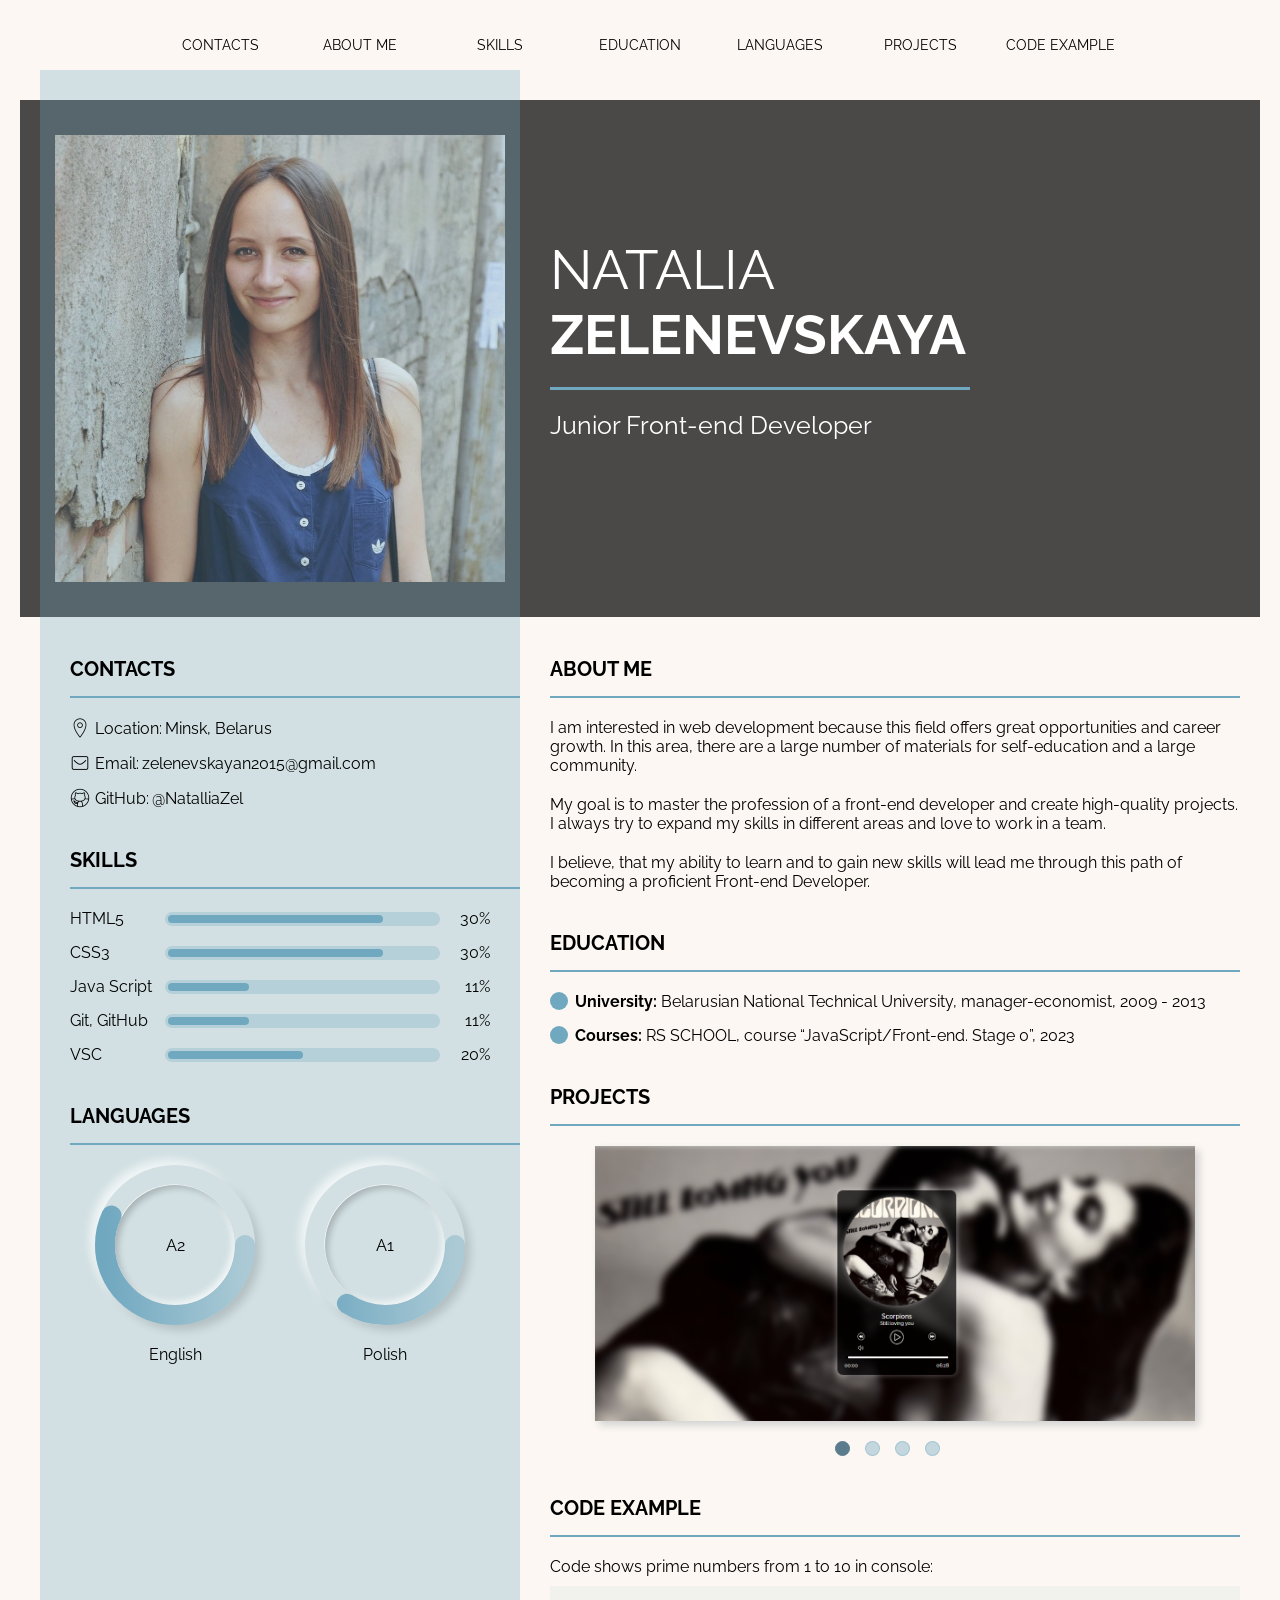
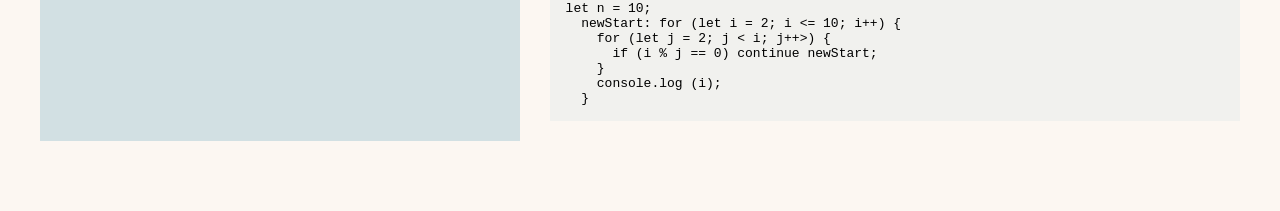
<file: index.html>
<!DOCTYPE html>
<html lang="en">
  <head>
    <meta charset="UTF-8" />
    <meta name="viewport" content="width=device-width, initial-scale=1.0" />
    <link rel="stylesheet" href="style.css" />
    <title>Natalia Zelenevskaya</title>
  </head>
  <body>
    <div class="container">
      <div class="wrapper">
        <header class="header">
          <nav class="header-navigiton navigiton">
            <ul class="navigation-list">
              <li class="navigation-item item-contacts">
                <a href="#contacts" class="navigation-link">Contacts</a>
              </li>
              <li class="navigation-item item-about">
                <a href="#about" class="navigation-link">About me</a>
              </li>
              <li class="navigation-item item-skills">
                <a href="#skills" class="navigation-link">Skills</a>
              </li>
              <li class="navigation-item item-education">
                <a href="#education" class="navigation-link">Education</a>
              </li>
              <li class="navigation-item item-languages">
                <a href="#languages" class="navigation-link">Languages</a>
              </li>
              <li class="navigation-item item-projects">
                <a href="#projects" class="navigation-link">Projects</a>
              </li>
              <li class="navigation-item item-code">
                <a href="#code" class="navigation-link">Code example</a>
              </li>
            </ul>
          </nav>
        </header>
        <main class="main">
          <div class="main-promo promo">
            <div class="promo-photo">
              <div class="promo-color"></div>
              <img
                class="promo-img"
                src="images/photo.jpg"
                alt="profile photo"
              />
            </div>
            <div class="promo-description">
              <div class="promo-wrapper">
                <h1 class="promo-name">
                  Natalia <span class="promo-surname">Zelenevskaya</span>
                </h1>
                <div class="promo-position">Junior Front-end Developer</div>
              </div>
            </div>
          </div>
          <div class="main-content content">
            <div class="content-left">
              <section class="content-contacts contacts" id="contacts">
                <h2 class="contacts-title title">Contacts</h2>
                <div class="contacts-line line"></div>
                <ul class="contacts-container">
                  <li class="contacts-item contacts-location">
                    <div class="contacts-icon">
                      <img src="images/location.png" alt="location" />
                    </div>
                    <span class="contacts-category">Location:</span>
                    <a
                      class="contacts-info"
                      href="https://www.google.by/maps/place/%D0%9C%D0%B8%D0%BD%D1%81%D0%BA,+%D0%9C%D0%B8%D0%BD%D1%81%D0%BA%D0%B0%D1%8F+%D0%BE%D0%B1%D0%BB%D0%B0%D1%81%D1%82%D1%8C/@53.8847295,27.4285601,11z/data=!3m1!4b1!4m6!3m5!1s0x46dbcfd35b1e6ad3:0xb61b853ddb570d9!8m2!3d53.9006011!4d27.558972!16zL20vMGRseGo?hl=ru&entry=ttu"
                      target="_blank"
                    >
                      Minsk, Belarus
                    </a>
                  </li>

                  <li class="contacts-item contacts-email">
                    <div class="contacts-icon">
                      <img src="images/email.png" alt="email" />
                    </div>
                    <span class="contacts-category">Email:</span>
                    <a
                      class="contacts-info"
                      href="mailto:zelenevskayan2015@gmail.com"
                      >zelenevskayan2015@gmail.com</a
                    >
                  </li>
                  <li class="contacts-item contacts-github">
                    <div class="contacts-icon">
                      <img src="images/github.png" alt="github" />
                    </div>
                    <span class="contacts-category">GitHub:</span>
                    <a
                      class="contacts-info"
                      href="https://github.com/NatalliaZel"
                      target="_blank"
                      ><span>@NatalliaZel</span></a
                    >
                  </li>
                </ul>
              </section>

              <section class="content-skills skills" id="skills">
                <h2 class="skills-title title">Skills</h2>
                <div class="skills-line line"></div>
                <ul class="skills-container">
                  <li class="skills-item item-html">
                    <p class="skills-name">HTML5</p>
                    <div class="skills-bar bar">
                      <div class="bar-line line-html" id="item-html"></div>
                    </div>
                    <div class="skills-counter" id="number-html">0%</div>
                  </li>
                  <li class="skills-item item-css">
                    <p class="skills-name">CSS3</p>
                    <div class="skills-bar bar">
                      <div class="bar-line line-css" id="item-css"></div>
                    </div>
                    <div class="skills-counter" id="number-css">0%</div>
                  </li>
                  <li class="skills-item item-js">
                    <p class="skills-name">Java Script</p>
                    <div class="skills-bar bar">
                      <div class="bar-line line-js" id="item-js"></div>
                    </div>
                    <div class="skills-counter" id="number-js">0%</div>
                  </li>
                  <li class="skills-item item-git">
                    <p class="skills-name">Git, GitHub</p>
                    <div class="skills-bar bar">
                      <div class="bar-line line-git" id="item-git"></div>
                    </div>
                    <div class="skills-counter" id="number-git">0%</div>
                  </li>
                  <li class="skills-item item-vsc">
                    <p class="skills-name">VSC</p>
                    <div class="skills-bar bar">
                      <div class="bar-line line-vsc" id="item-vsc"></div>
                    </div>
                    <div class="skills-counter" id="number-vsc">0%</div>
                  </li>
                </ul>
              </section>

              <section class="content-languages languages" id="languages">
                <h2 class="languages-title title">Languages</h2>
                <div class="languages-line line"></div>
                <div class="languages-container">
                  <div class="languages-item english">
                    <div class="english-circle">
                      <div class="circle">
                        <div class="outer-circle">
                          <div class="inner-circle">A2</div>
                        </div>
                        <svg
                          xmlns="http://www.w3.org/2000/svg"
                          version="1.1"
                          width="160px"
                          height="160px"
                        >
                          <defs>
                            <linearGradient id="GradientColorEng">
                              <stop offset="0%" stop-color="#70a8c0"></stop>
                              <stop offset="100%" stop-color="#70a8c066"></stop>
                            </linearGradient>
                          </defs>
                          <circle
                            id="circle-eng"
                            cx="80"
                            cy="80"
                            r="70"
                            stroke-linecap="round"
                          ></circle>
                        </svg>
                      </div>
                    </div>
                    <p class="english-name">English</p>
                  </div>
                  <div class="languages-item poland">
                    <div class="poland-circle">
                      <div class="circle">
                        <div class="outer-circle">
                          <div class="inner-circle">A1</div>
                        </div>
                        <svg
                          xmlns="http://www.w3.org/2000/svg"
                          version="1.1"
                          width="160px"
                          height="160px"
                        >
                          <defs>
                            <linearGradient id="GradientColorPol">
                              <stop offset="0%" stop-color="#70a8c0"></stop>
                              <stop offset="100%" stop-color="#70a8c066"></stop>
                            </linearGradient>
                          </defs>
                          <circle
                            id="circle-pol"
                            cx="80"
                            cy="80"
                            r="70"
                            stroke-linecap="round"
                          ></circle>
                        </svg>
                      </div>
                    </div>
                    <p class="poland-name">Polish</p>
                  </div>
                </div>
              </section>
            </div>
            <div class="content-right">
              <section class="content-about about" id="about">
                <h2 class="about-title title">About me</h2>
                <div class="about-line line"></div>
                <div class="about-container">
                  <p class="about-paragraph">
                    I am interested in web development because this field offers
                    great opportunities and career growth. In this area, there
                    are a large number of materials for self-education and a
                    large community.
                  </p>
                  <p class="about-paragraph">
                    My goal is to master the profession of a front-end developer
                    and create high-quality projects. I always try to expand my
                    skills in different areas and love to work in a team.
                  </p>
                  <p class="about-paragraph">
                    I believe, that my ability to learn and to gain new skills
                    will lead me through this path of becoming a proficient
                    Front-end Developer.
                  </p>
                </div>
              </section>

              <section class="content-education education" id="education">
                <h2 class="education-title title">Education</h2>
                <div class="education-line line"></div>
                <div class="education-container">
                  <ul class="education-list">
                    <li class="education-item">
                      <span> University:</span>
                      Belarusian National Technical University,
                      manager-economist, 2009 - 2013
                    </li>
                    <li class="education-item">
                      <span>Courses:</span>
                      <a
                        href="https://app.rs.school/certificate/r28ci3wj"
                        target="_blank"
                        >RS SCHOOL, course “JavaScript/Front-end. Stage 0”,
                        2023</a
                      >
                    </li>
                  </ul>
                </div>
              </section>
              <section class="content-projects projects" id="projects">
                <h2 class="projects-title title">Projects</h2>
                <div class="projects-line line"></div>
                <div class="projects-container">
                  <div class="project-slider slider">
                    <input type="radio" name="control" id="r1" checked />
                    <input type="radio" name="control" id="r2" />
                    <input type="radio" name="control" id="r3" />
                    <input type="radio" name="control" id="r4" />

                    <div class="slider-window" id="slider-container">
                      <div class="slider-image image-player">
                        <img
                          class="slider-item slider-player"
                          id="slider-player"
                          src="images/Player.png"
                          alt="player"
                        />

                        <div class="image-cover" id="slider-image1">
                          <div class="image-button-wrapper">
                            <a
                              href="https://natalliazel.github.io/Player/"
                              class="player-link"
                              target="_blank"
                            >
                              <div class="image-button">See the project</div></a
                            >
                          </div>
                        </div>
                      </div>

                      <div class="slider-image" id="slider-image2">
                        <img
                          class="slider-item slider-library"
                          id="slider-library"
                          src="images/library.png"
                          alt="Library"
                        />
                        <div class="image-cover">
                          <div class="image-button-wrapper">
                            <a
                              href="https://natalliazel.github.io/Library/"
                              class="library-link"
                              target="_blank"
                            >
                              <div class="image-button">See the project</div></a
                            >
                          </div>
                        </div>
                      </div>

                      <div class="slider-image" id="slider-image3">
                        <img
                          class="slider-item slider-coffee"
                          id="slider-coffee"
                          src="images/coffee.png"
                          alt="Coffee"
                        />

                        <div class="image-cover">
                          <div class="image-button-wrapper">
                            <a
                              href="https://natalliazel.github.io/coffee-shop/"
                              class="coffee-link"
                              target="_blank"
                            >
                              <div class="image-button">See the project</div></a
                            >
                          </div>
                        </div>
                      </div>

                      <div class="slider-image" id="slider-image4">
                        <img
                          class="slider-item slider-snake"
                          id="slider-snake"
                          src="images/Snake.png"
                          alt="Snake"
                        />
                        <div class="image-cover">
                          <div class="image-button-wrapper">
                            <a
                              href="https://natalliazel.github.io/cssMemeSlider/cssMemeSlider/"
                              class="snake-link"
                              target="_blank"
                            >
                              <div class="image-button">See the project</div></a
                            >
                          </div>
                        </div>
                      </div>
                    </div>

                    <div class="slider-bottom">
                      <div class="slider-labels">
                        <label class="slider-label slider-label-1" for="r1"
                          ><span
                            class="slider-span slider-span-1"
                            id="slider-span-1"
                          ></span
                        ></label>
                        <label class="slider-label slider-label-2" for="r2"
                          ><span
                            class="slider-span slider-span-2"
                            id="slider-span-2"
                          ></span
                        ></label>
                        <label class="slider-label slider-label-3" for="r3"
                          ><span
                            class="slider-span slider-span-3"
                            id="slider-span-3"
                          ></span
                        ></label>
                        <label class="slider-label slider-label-4" for="r4"
                          ><span
                            class="slider-span slider-span-4"
                            id="slider-span-4"
                          ></span
                        ></label>
                      </div>
                    </div>
                  </div>
                </div>
              </section>

              <section class="content-code code" id="code">
                <h2 class="code-title title">Code example</h2>
                <div class="code-line line"></div>
                <div class="code-container">
                  <p class="code-text">
                    Code shows prime numbers from 1 to 10 in console:
                  </p>
                  <div class="code-wrapper">
                    <pre class="code-example">
  let n = 10;
    newStart: for (let i = 2; i &lt;= 10; i++) {
      for (let j = 2; j &lt; i; j++>) {
        if (i % j == 0) continue newStart;
      }
      console.log (i);
    }</pre
                    >
                  </div>
                </div>
              </section>
            </div>
          </div>
        </main>
        <footer class="footer"></footer>
      </div>
    </div>

    <script src="index.js"></script>
  </body>
</html>
</file>
<file: style.css>
/*** reset ***/
* {
  padding: 0;
  margin: 0;
  border: 0;
  box-sizing: border-box;
}

html {
  scroll-behavior: smooth;
}

html,
body {
  height: 100%;
}

ul li {
  list-style: none;
}

a,
a:visited {
  color: inherit;
  text-decoration: none;
}

h1,
h2 {
  font-size: inherit;
  font-weight: 400;
}

/*** fonts ***/
@font-face {
  font-family: "Raleway";
  src: url("fonts/Raleway-Regular.eot");
  src: url("fonts/Raleway-Regular.eot?#iefix") format("embedded-opentype"),
    url("fonts/Raleway-Regular.woff2") format("woff2"),
    url("fonts/Raleway-Regular.woff") format("woff"),
    url("fonts/Raleway-Regular.svg#Raleway-Regular") format("svg");
  font-weight: 400;
}

@font-face {
  font-family: "Raleway";
  src: url("fonts/Raleway-Bold.eot");
  src: url("fonts/Raleway-Bold.eot?#iefix") format("embedded-opentype"),
    url("fonts/Raleway-Bold.woff2") format("woff2"),
    url("fonts/Raleway-Bold.woff") format("woff"),
    url("fonts/Raleway-Bold.svg#Raleway-Bold") format("svg");
  font-weight: 600;
}

/*** common styles ***/
.container {
  display: flex;
  justify-content: center;
  height: auto;
}

.wrapper {
  display: flex;
  flex-direction: column;
  max-width: 1300px;
  font-family: "Raleway";
  padding: 20px;
  background-color: rgba(250, 240, 230, 0.5);
}

/*** header ***/
.header {
  height: 100px;
  display: flex;
  justify-content: center;
  align-items: center;
  flex: 0 0 50px;
  margin: 0 0 30px 0;
}

.navigation-list {
  display: flex;
  justify-content: center;
  gap: 20px;
}

.navigation-list .navigation-item:last-child {
  margin: 0;
}

.navigation-item {
  font-size: 14px;
  text-transform: uppercase;
  flex: 0 0 120px;
  text-align: center;
}

.item-contacts:hover,
.item-about:hover,
.item-skills:hover,
.item-education:hover,
.item-languages:hover,
.item-code:hover {
  font-weight: 600;
}

/*** main ***/
.main {
  height: 100px;
  display: flex;
  flex-direction: column;
  flex: 1 1 100%;
}

/* promo */
.promo {
  display: flex;
  color: rgb(255, 255, 255);
  background-color: rgba(0, 0, 0, 0.7);
  padding: 20px;
  margin: 0 0 20px 0;
  /*border-radius: 20px;*/
}

.promo-photo {
  position: relative;
  display: flex;
  justify-content: center;
  align-items: center;
  flex: 0 0 40%;
  padding: 15px;
}

.promo-img {
  width: 100%;
}

.promo-color {
  width: 100%;
  height: calc(100% + 90px);
  background-color: rgba(112, 168, 192, 0.3);
  position: absolute;
  margin: -10px 0 0 0;
}

.promo-description {
  flex: 0 0 60%;
  padding: 15px 15px 15px 30px;
  display: flex;
  align-items: center;
}

.promo-name {
  width: 420px;
  font-size: 55px;
  text-transform: uppercase;
  border-bottom: 3px solid #70a8c0;
  padding: 0 0 20px 0;
  margin: 0 0 20px 0;
}

.promo-surname {
  font-weight: 600;
}

.promo-position {
  font-size: 25px;
  margin: 0 0 40px 0;
}

.content {
  display: flex;
  padding: 0 20px;
}

/* contacts */
.contacts-container,
.skills-container {
  padding: 0 30px;
}

.contacts-container .contacts-item:last-child {
  margin: 0;
}

.content-left {
  flex: 0 0 40%;
  background-color: rgba(112, 168, 192, 0.3);
}

.content-right {
  flex: 0 0 60%;
}

.contacts,
.skills {
  padding: 20px 0 20px 0;
}

.title {
  font-size: 20px;
  font-weight: 600;
  text-transform: uppercase;
  margin: 0 0 15px 0;
  padding: 0 0 0 30px;
}

.line {
  margin: 0 0 20px 30px;
  border: 1px solid #70a8c0;
}

.contacts-item {
  display: flex;
  align-items: center;
  margin: 0 0 15px 0;
}

.contacts-icon {
  display: flex;
  justify-content: center;
  align-items: center;
  flex: 0 0 20px;
  margin: 0 5px 0 0;
}

.contacts-category {
  flex: 0 0 auto;
  margin: 0 3px 0 0;
}

.contacts-info {
  flex: 1 1 auto;
}

.contacts-info:hover {
  cursor: pointer;
}

/* skills */
.skills {
  padding: 20px 0;
}

.skills-container .skills-item:last-child {
  margin: 0;
}

.skills-item {
  display: flex;
  align-items: center;
  margin: 0 0 15px 0;
}

.skills-name {
  margin: 0 5px 0 0;
  flex: 0 0 90px;
}

.bar {
  width: 100%;
  height: 14px;
  display: flex;
  align-items: center;
  flex: 1 1 auto;
  background-color: rgba(112, 168, 192, 0.3);
  border-radius: 10px;
  padding: 0 3px;
}

.bar-line {
  height: 8px;
  border-radius: 10px;
  background-color: rgb(112, 168, 192);
}

.line-html,
.line-css,
.line-js,
.line-git,
.line-vsc {
  width: 0%;
}

.onloaded-html,
.onloaded-css {
  width: 80%;
  transition: all 6.1s;
}

.onloaded-js,
.onloaded-git {
  width: 30%;
  transition: all 6.1s;
}
.onloaded-vsc {
  width: 50%;
  transition: all 6.1s;
}

.skills-counter {
  flex: 0 0 50px;
  text-align: right;
}

/* languages */
.languages {
  padding: 20px 0;
}

.languages-container {
  display: flex;
  justify-content: space-around;
  align-items: center;
  padding: 0 30px;
}

.english-name,
.poland-name {
  text-align: center;
}

.circle {
  position: relative;
  width: 160px;
  height: 160px;
  margin: 0 0 20px 0;
}

.outer-circle {
  width: 160px;
  height: 160px;
  padding: 20px;
  border-radius: 50%;
  box-shadow: 6px 6px 10px -1px rgba(0, 0, 0, 0.15),
    -6px -6px 10px -1px rgba(255, 255, 255, 0.7);
}

.inner-circle {
  width: 120px;
  height: 120px;
  border-radius: 50%;
  box-shadow: inset 4px 4px 6px -1px rgba(0, 0, 0, 0.2),
    inset -4px -4px 6px -1px rgba(255, 255, 255, 0.7),
    -0.5px -0.5px 0px rgba(255, 255, 255, 1),
    0.5px 0.5px 0px rgba(0, 0, 0, 0.05);
  display: flex;
  justify-content: center;
  align-items: center;
}

circle {
  fill: none;

  stroke-width: 20px;
  stroke-dasharray: 450;
  stroke-dashoffset: 450;
}

#circle-eng {
  stroke: url(#GradientColorEng);
}

#circle-pol {
  stroke: url(#GradientColorPol);
}

.circle-active-eng {
  stroke-dashoffset: 200;
  transition: all 6.5s;
}

.circle-active-pol {
  stroke-dashoffset: 300;
  transition: all 6.5s;
}

svg {
  position: absolute;
  top: 0;
  left: 0;
}

/* about */
.about {
  padding: 20px 0;
}

.about-container {
  padding: 0 0 0 30px;
}

.about-container .about-paragraph:nth-child(1),
.about-container .about-paragraph:nth-child(2) {
  margin: 0 0 20px 0;
}

/* education */
.education {
  padding: 20px 0;
}

.education-container {
  padding: 0 0 0 30px;
}

.education-list .education-item:nth-child(1) {
  margin: 0 0 15px 0;
}

.education-item {
  position: relative;
  padding: 0 0 0 25px;
}

.education-item::before {
  content: "";
  width: 18px;
  height: 18px;
  background-color: rgb(112, 168, 192);
  position: absolute;
  top: 0;
  left: 0;
  border-radius: 50%;
}

.education-item span {
  font-weight: 600;
}

/* projects */
.projects {
  padding: 20px 0;
}

.projects-container {
  margin: 0 0 0 30px;
}

.slider {
  display: flex;
  flex-direction: column;
  justify-content: center;
  align-items: center;
}

.slider-window {
  width: 600px;
  height: 275px;
  display: flex;
  overflow: hidden;
  margin: 0 0 20px 0;
  box-shadow: 4px 4px 8px 0px rgba(34, 60, 80, 0.2);
}

.slider-item {
  width: 600px;
  height: 275px;
}

input[name="control"] {
  width: 0;
  height: 0;
}

.slider-labels {
  display: flex;
}

.slider-label {
  width: 15px;
  height: 15px;
  border-radius: 50%;
  background-color: transparent;
  margin: 0 15px 0 0;
  display: flex;
  justify-content: center;
  align-items: center;
  cursor: pointer;
}

.slider-label:hover .slider-span {
  background-color: rgb(112, 168, 192);
  border: 1px solid rgba(112, 168, 192);
  transition: all 0.3s ease;
}

.slider-span {
  width: 15px;
  height: 15px;
  border-radius: 50%;
  background-color: rgba(112, 168, 192, 0.4);
  border: 1px solid rgba(112, 168, 192, 0.4);
}

.slider-span:hover {
  background-color: rgba(112, 168, 192, 0.4);
  border: 1px solid rgba(112, 168, 192, 0.4);
  transition: all 0.3s ease;
}

.slider-bottom {
  display: flex;
  justify-content: space-between;
}

#r1:checked ~ .slider-bottom .slider-labels .slider-span-1,
#r2:checked ~ .slider-bottom .slider-labels .slider-span-2,
#r3:checked ~ .slider-bottom .slider-labels .slider-span-3,
#r4:checked ~ .slider-bottom .slider-labels .slider-span-4 {
  background-color: rgb(91, 124, 140);
  border: 1px solid rgb(91, 124, 140);
  transition: all 0.3s ease;
}

.slider-image {
  position: relative;
}

.image-cover {
  display: none;
  position: absolute;
  top: 0;
  left: 0;
  width: 600px;
  height: 275px;
  background-color: rgba(0, 0, 0, 0.8);
}

.slider-image:hover .image-cover {
  display: block;
}

.image-button-wrapper {
  width: 600px;
  height: 275px;
  display: flex;
  justify-content: center;
  align-items: center;
  text-align: center;
}

.image-button {
  width: 130px;
  height: 50px;
  border: 1px solid rgb(136, 133, 133);
  color: rgb(136, 133, 133);
  background-color: transparent;
  display: flex;
  justify-content: center;
  align-items: center;
}

.image-button:hover {
  border: 1px solid rgb(255, 255, 255);
  color: rgb(255, 255, 255);
  cursor: pointer;
}

/* code */
.code {
  padding: 20px 0;
}

.code-container {
  padding: 0 0 0 30px;
}

.code-text {
  margin: 0 0 10px 0;
}

.code-wrapper {
  width: auto;
  padding: 15px 0;
  background-color: rgba(112, 168, 192, 0.08);
}

/*** footer ***/
.footer {
  height: 100px;
  flex: 0 0 50px;
}
</file>
